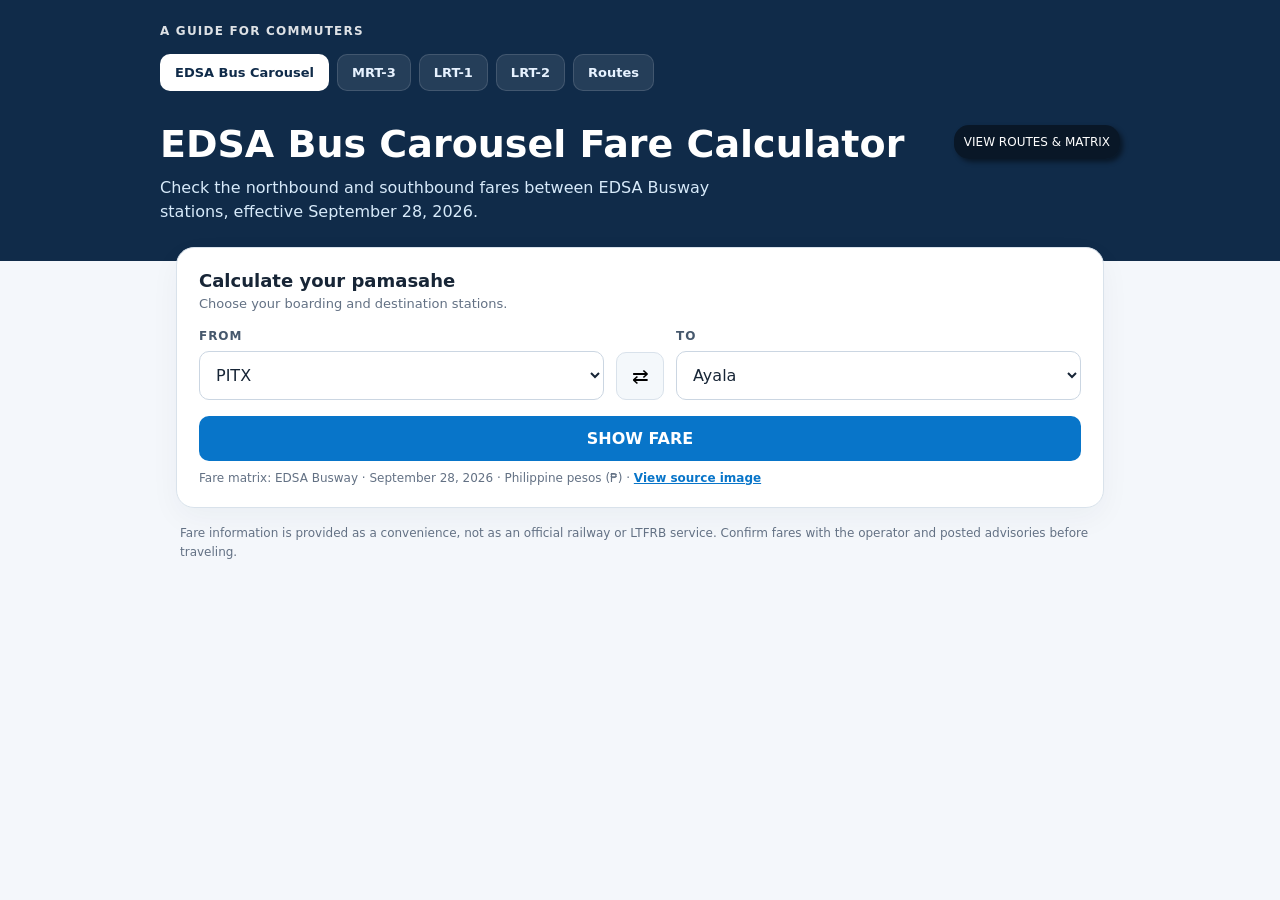
<file: index.html>
<!doctype html><html lang="en"><head><meta charset="utf-8"><meta name="viewport" content="width=device-width,initial-scale=1"><meta name="theme-color" content="#063b72"><title>EDSA Bus Carousel Fare Calculator | Commute Guide</title><link rel="stylesheet" href="styles.css"></head><body data-line="bus">
<header><div class="wrap"><div class="brand">A Guide for Commuters</div><nav class="site-nav" aria-label="Main navigation"><a href="./" class="active" aria-current="page">EDSA Bus Carousel</a><a href="mrt.html">MRT-3</a><a href="lrt1.html">LRT-1</a><a href="lrt2.html">LRT-2</a><a href="routes.html">Routes</a></nav>
<div class="hero"><div><h1>EDSA Bus Carousel Fare Calculator</h1><p>Check the northbound and southbound fares between EDSA Busway stations, effective September 28, 2026.</p></div><a href="routes.html#edsa" class="route-pill">VIEW ROUTES &amp; MATRIX</a></div>
</div></header>
<main><section class="panel"><h2>Calculate your pamasahe</h2><p class="sub">Choose your boarding and destination stations.</p>
<div class="fields"><div class="field"><label for="from">FROM</label><select id="from"></select></div>
<button type="button" class="swap" id="swap" aria-label="Swap stations" title="Swap stations">⇄</button>
<div class="field"><label for="to">TO</label><select id="to"></select></div></div>
<button type="button" class="primary" id="submit">SHOW FARE</button><div class="inline-error" id="error" role="alert"></div>
<div class="result" id="result" aria-live="polite"><div class="route" id="routeText"></div>
<div class="fares"><div class="fare "><div class="label">REGULAR FARE</div><div class="amount" id="amount0">₱0.00</div><div class="tiny">Standard passenger</div></div><div class="fare discount"><div class="label">DISCOUNTED FARE</div><div class="amount" id="amount1">₱0.00</div><div class="tiny">Student / Senior Citizen / PWD</div></div></div>
<p class="note">Source: original EDSA Bus Carousel fare table supplied by LTFRB on September 28, 2026</p></div><div class="status" id="status">Fare matrix: EDSA Busway · September 28, 2026 · Philippine pesos (₱) · <a class="source-link" href="routes.html#edsa">View source image</a></div>
</section><div class="footer">Fare information is provided as a convenience, not as an official railway or LTFRB service. Confirm fares with the operator and posted advisories before traveling.</div></main><script src="fare-data.js"></script><script src="app.js"></script></body></html>
</file>
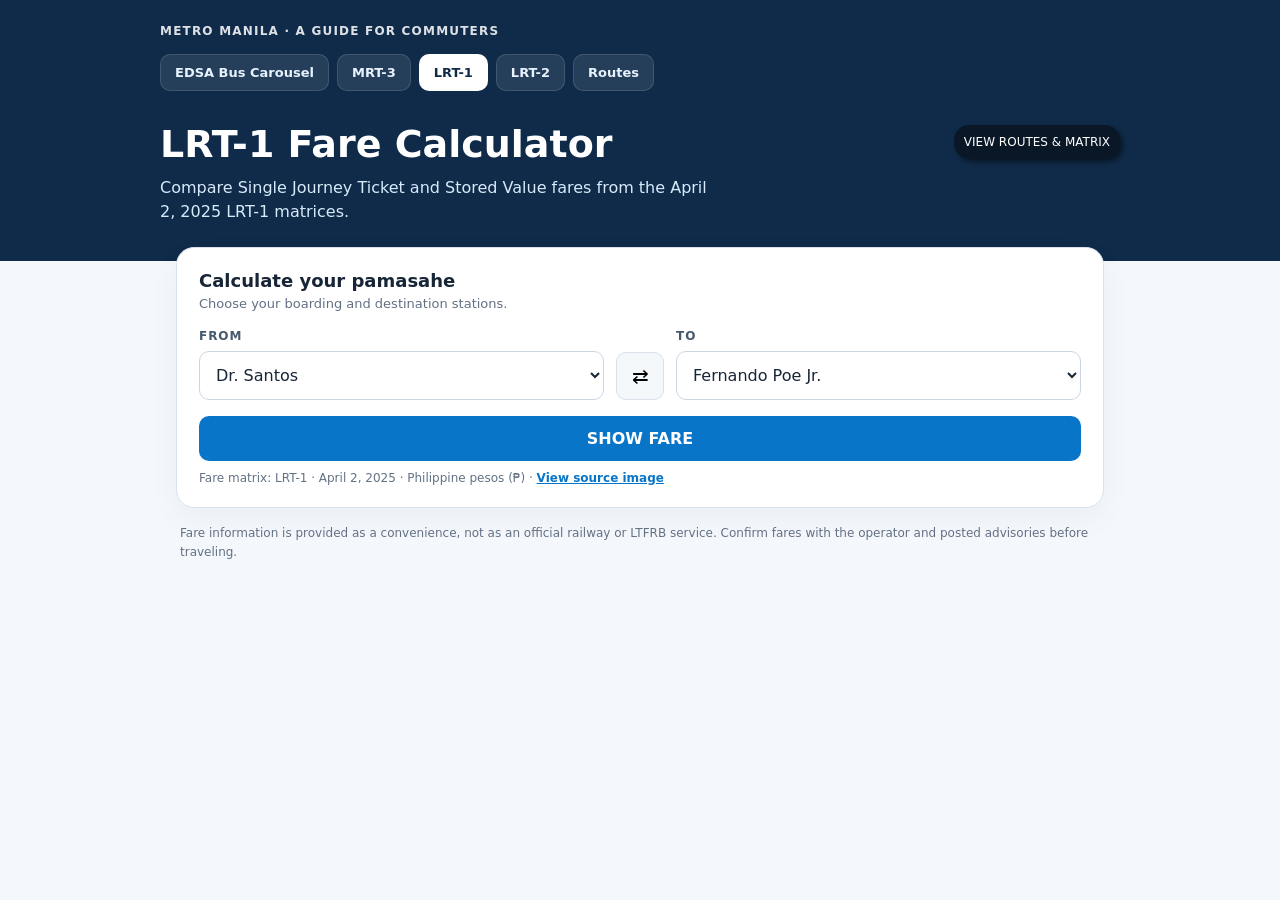
<file: lrt1.html>
<!doctype html><html lang="en"><head><meta charset="utf-8"><meta name="viewport" content="width=device-width,initial-scale=1"><meta name="theme-color" content="#063b72"><title>LRT-1 Fare Calculator | Metro Manila Commute Guide</title><link rel="stylesheet" href="styles.css"></head><body data-line="lrt1">
<header><div class="wrap"><div class="brand">Metro Manila · A Guide for Commuters</div><nav class="site-nav" aria-label="Main navigation"><a href="./">EDSA Bus Carousel</a><a href="mrt.html">MRT-3</a><a href="lrt1.html" class="active" aria-current="page">LRT-1</a><a href="lrt2.html">LRT-2</a><a href="routes.html">Routes</a></nav>
<div class="hero"><div><h1>LRT-1 Fare Calculator</h1><p>Compare Single Journey Ticket and Stored Value fares from the April 2, 2025 LRT-1 matrices.</p></div><a href="routes.html#lrt1-single" class="route-pill">VIEW ROUTES &amp; MATRIX</a></div>
</div></header>
<main><section class="panel"><h2>Calculate your pamasahe</h2><p class="sub">Choose your boarding and destination stations.</p>
<div class="fields"><div class="field"><label for="from">FROM</label><select id="from"></select></div>
<button type="button" class="swap" id="swap" aria-label="Swap stations" title="Swap stations">⇄</button>
<div class="field"><label for="to">TO</label><select id="to"></select></div></div>
<button type="button" class="primary" id="submit">SHOW FARE</button><div class="inline-error" id="error" role="alert"></div>
<div class="result" id="result" aria-live="polite"><div class="route" id="routeText"></div>
<div class="fares"><div class="fare "><div class="label">SINGLE JOURNEY TICKET</div><div class="amount" id="amount0">₱0.00</div><div class="tiny">Single Journey fare matrix</div></div><div class="fare "><div class="label">STORED VALUE</div><div class="amount" id="amount1">₱0.00</div><div class="tiny">Stored Value fare matrix</div></div></div>
<p class="note">Single Journey and Stored Value are two different ticket types. These amounts come from their respective uploaded matrices.</p></div><div class="status" id="status">Fare matrix: LRT-1 · April 2, 2025 · Philippine pesos (₱) · <a class="source-link" href="routes.html#lrt1-single">View source image</a></div>
</section><div class="footer">Fare information is provided as a convenience, not as an official railway or LTFRB service. Confirm fares with the operator and posted advisories before traveling.</div></main><script src="fare-data.js"></script><script src="app.js"></script></body></html>
</file>
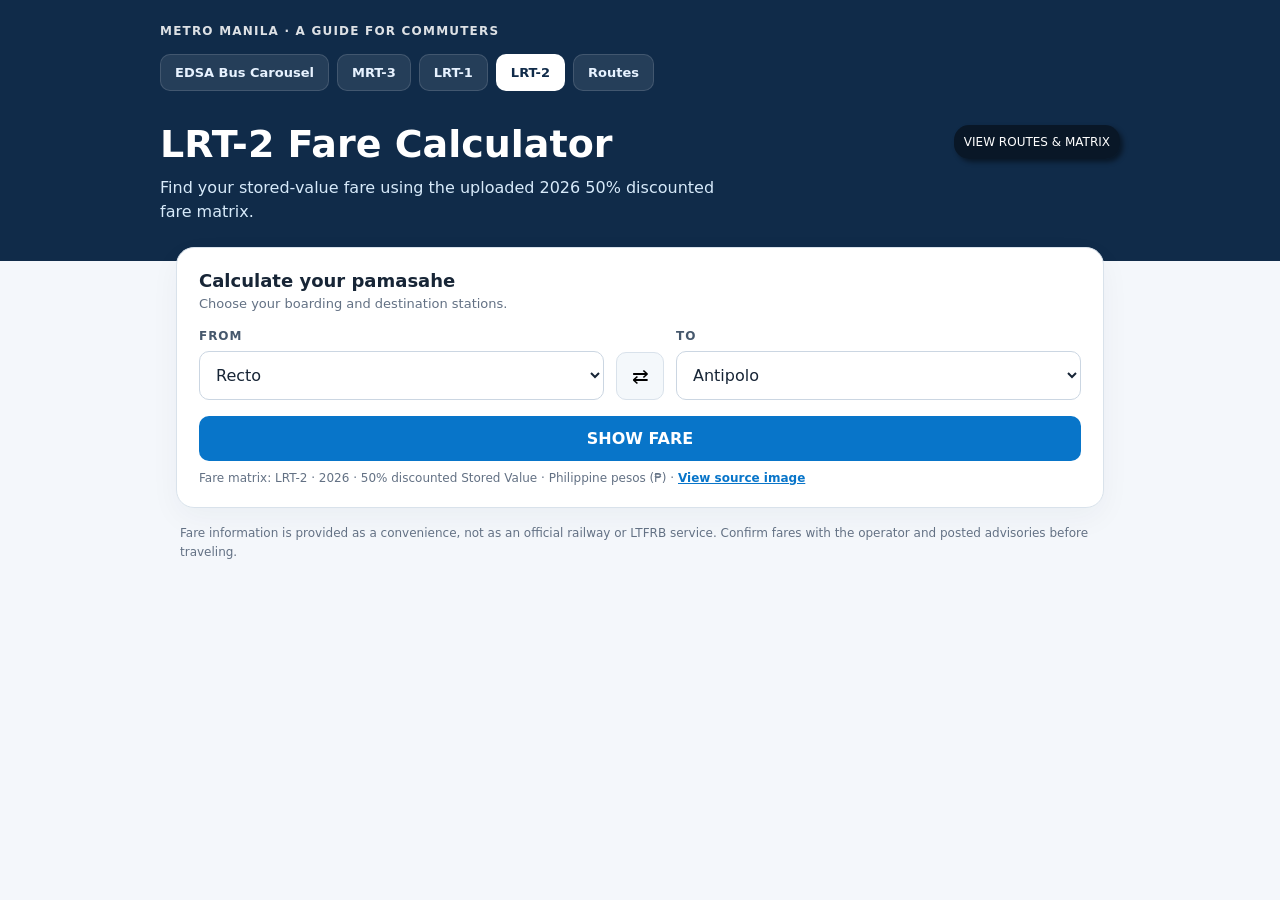
<file: lrt2.html>
<!doctype html><html lang="en"><head><meta charset="utf-8"><meta name="viewport" content="width=device-width,initial-scale=1"><meta name="theme-color" content="#063b72"><title>LRT-2 Fare Calculator | Metro Manila Commute Guide</title><link rel="stylesheet" href="styles.css"></head><body data-line="lrt2">
<header><div class="wrap"><div class="brand">Metro Manila · A Guide for Commuters</div><nav class="site-nav" aria-label="Main navigation"><a href="./">EDSA Bus Carousel</a><a href="mrt.html">MRT-3</a><a href="lrt1.html">LRT-1</a><a href="lrt2.html" class="active" aria-current="page">LRT-2</a><a href="routes.html">Routes</a></nav>
<div class="hero"><div><h1>LRT-2 Fare Calculator</h1><p>Find your stored-value fare using the uploaded 2026 50% discounted fare matrix.</p></div><a href="routes.html#lrt2" class="route-pill">VIEW ROUTES &amp; MATRIX</a></div>
</div></header>
<main><section class="panel"><h2>Calculate your pamasahe</h2><p class="sub">Choose your boarding and destination stations.</p>
<div class="fields"><div class="field"><label for="from">FROM</label><select id="from"></select></div>
<button type="button" class="swap" id="swap" aria-label="Swap stations" title="Swap stations">⇄</button>
<div class="field"><label for="to">TO</label><select id="to"></select></div></div>
<button type="button" class="primary" id="submit">SHOW FARE</button><div class="inline-error" id="error" role="alert"></div>
<div class="result" id="result" aria-live="polite"><div class="route" id="routeText"></div>
<div class="fares single"><div class="fare "><div class="label">50% DISCOUNTED STORED VALUE</div><div class="amount" id="amount0">₱0.00</div><div class="tiny">Already discounted · stored-value card</div></div></div>
<p class="note">The uploaded LRT-2 matrix is labeled 50% discounted Stored Value. The listed price is already discounted; no extra discount has been applied.</p></div><div class="status" id="status">Fare matrix: LRT-2 · 2026 · 50% discounted Stored Value · Philippine pesos (₱) · <a class="source-link" href="routes.html#lrt2">View source image</a></div>
</section><div class="footer">Fare information is provided as a convenience, not as an official railway or LTFRB service. Confirm fares with the operator and posted advisories before traveling.</div></main><script src="fare-data.js"></script><script src="app.js"></script></body></html>
</file>
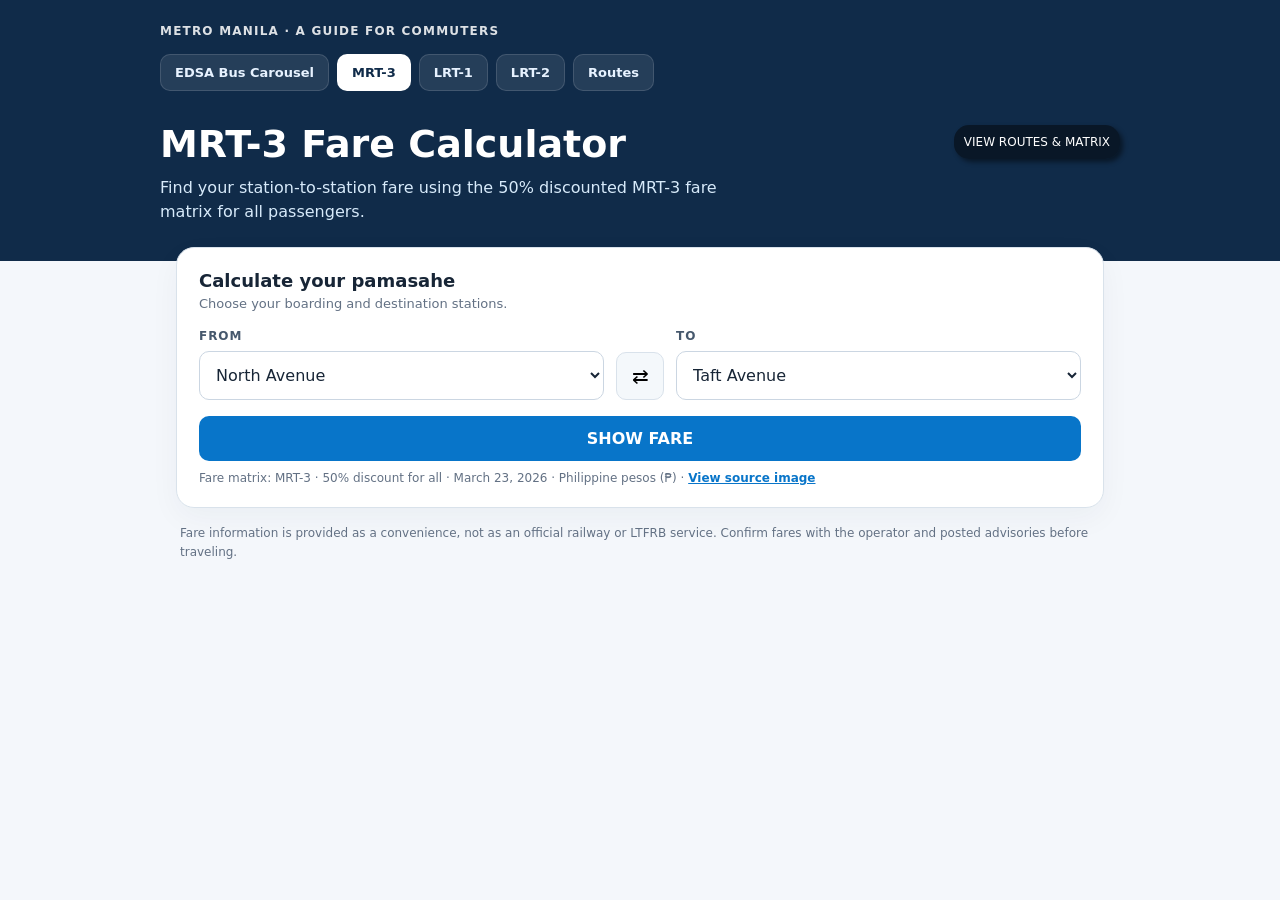
<file: mrt.html>
<!doctype html><html lang="en"><head><meta charset="utf-8"><meta name="viewport" content="width=device-width,initial-scale=1"><meta name="theme-color" content="#063b72"><title>MRT-3 Fare Calculator | Metro Manila Commute Guide</title><link rel="stylesheet" href="styles.css"></head><body data-line="mrt">
<header><div class="wrap"><div class="brand">Metro Manila · A Guide for Commuters</div><nav class="site-nav" aria-label="Main navigation"><a href="./">EDSA Bus Carousel</a><a href="mrt.html" class="active" aria-current="page">MRT-3</a><a href="lrt1.html">LRT-1</a><a href="lrt2.html">LRT-2</a><a href="routes.html">Routes</a></nav>
<div class="hero"><div><h1>MRT-3 Fare Calculator</h1><p>Find your station-to-station fare using the 50% discounted MRT-3 fare matrix for all passengers.</p></div><a href="routes.html#mrt" class="route-pill">VIEW ROUTES &amp; MATRIX</a></div>
</div></header>
<main><section class="panel"><h2>Calculate your pamasahe</h2><p class="sub">Choose your boarding and destination stations.</p>
<div class="fields"><div class="field"><label for="from">FROM</label><select id="from"></select></div>
<button type="button" class="swap" id="swap" aria-label="Swap stations" title="Swap stations">⇄</button>
<div class="field"><label for="to">TO</label><select id="to"></select></div></div>
<button type="button" class="primary" id="submit">SHOW FARE</button><div class="inline-error" id="error" role="alert"></div>
<div class="result" id="result" aria-live="polite"><div class="route" id="routeText"></div>
<div class="fares single"><div class="fare "><div class="label">50% DISCOUNTED FARE</div><div class="amount" id="amount0">₱0.00</div><div class="tiny">All passengers · already discounted</div></div></div>
<p class="note">The uploaded MRT-3 matrix already includes the 50% discount for all passengers. No further discount has been applied.</p></div><div class="status" id="status">Fare matrix: MRT-3 · 50% discount for all · March 23, 2026 · Philippine pesos (₱) · <a class="source-link" href="routes.html#mrt">View source image</a></div>
</section><div class="footer">Fare information is provided as a convenience, not as an official railway or LTFRB service. Confirm fares with the operator and posted advisories before traveling.</div></main><script src="fare-data.js"></script><script src="app.js"></script></body></html>
</file>
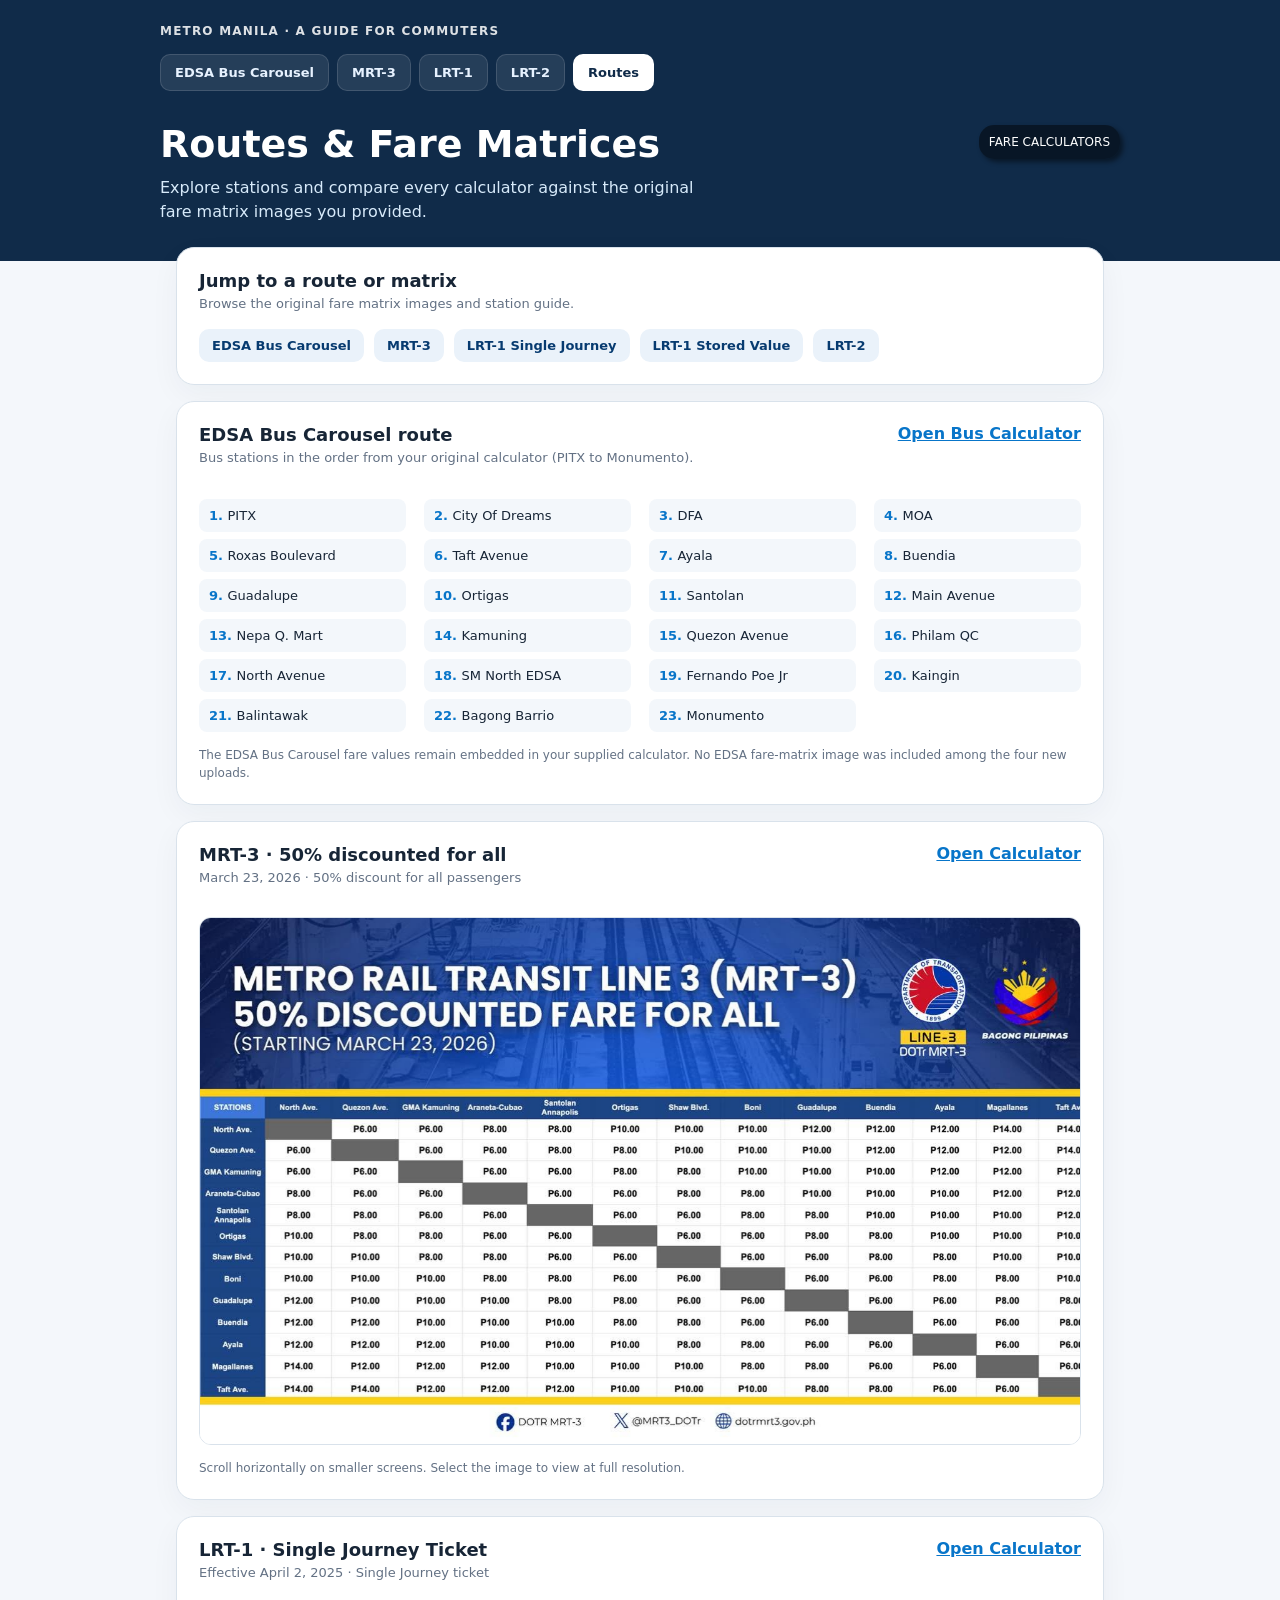
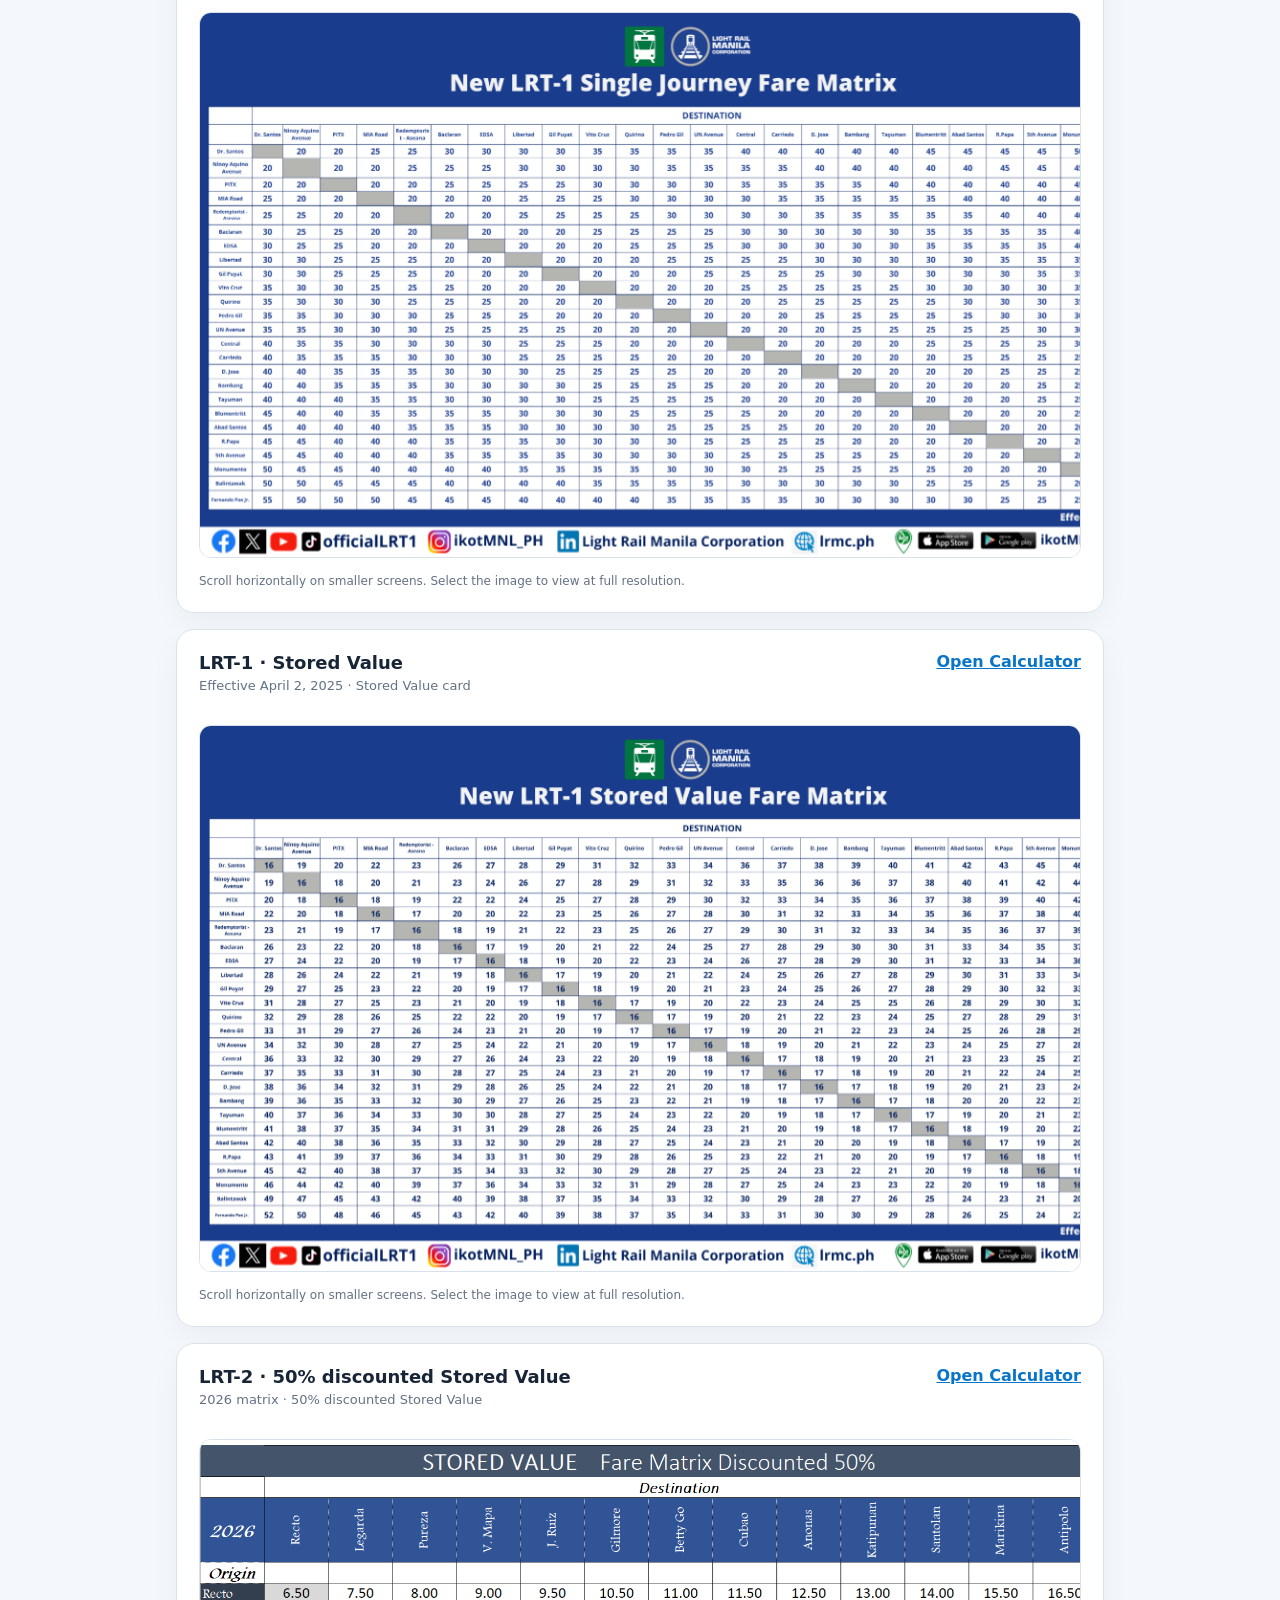
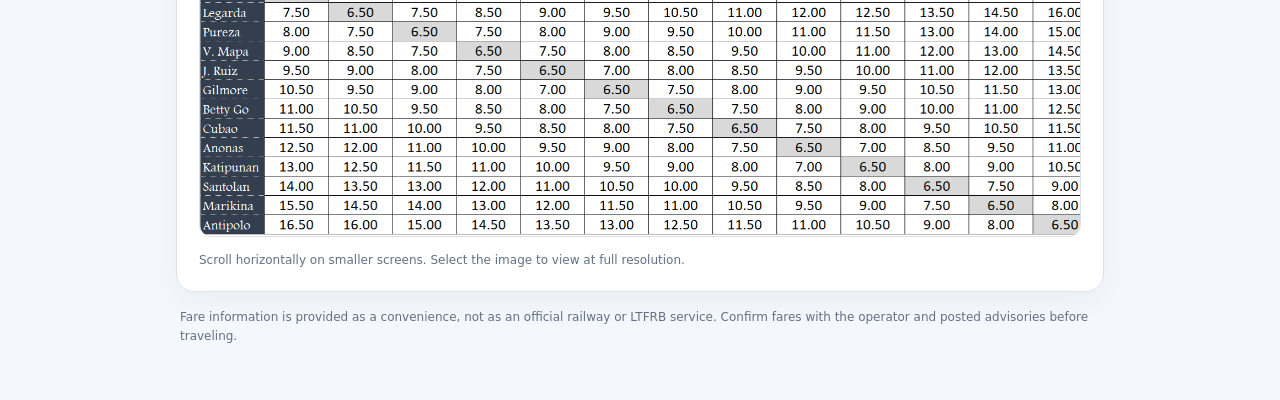
<file: routes.html>
<!doctype html><html lang="en"><head><meta charset="utf-8"><meta name="viewport" content="width=device-width,initial-scale=1"><meta name="theme-color" content="#063b72"><title>Routes &amp; Fare Matrices | Metro Manila Commute Guide</title><link rel="stylesheet" href="styles.css"></head><body><header><div class="wrap"><div class="brand">Metro Manila · A Guide for Commuters</div><nav class="site-nav" aria-label="Main navigation"><a href="./">EDSA Bus Carousel</a><a href="mrt.html">MRT-3</a><a href="lrt1.html">LRT-1</a><a href="lrt2.html">LRT-2</a><a href="routes.html" class="active" aria-current="page">Routes</a></nav>
<div class="hero"><div><h1>Routes &amp; Fare Matrices</h1><p>Explore stations and compare every calculator against the original fare matrix images you provided.</p></div>
<a href="index.html" class="route-pill">FARE CALCULATORS</a></div></div></header><main>
<section class="panel"><h2>Jump to a route or matrix</h2><p class="sub">Browse the original fare matrix images and station guide.</p>
<div class="quick-links"><a href="#edsa">EDSA Bus Carousel</a><a href="#mrt">MRT-3</a><a href="#lrt1-single">LRT-1 Single Journey</a><a href="#lrt1-stored">LRT-1 Stored Value</a><a href="#lrt2">LRT-2</a></div></section>
<section class="panel matrix-section" id="edsa"><div class="matrix-head"><div><h2>EDSA Bus Carousel route</h2><p class="sub">Bus stations in the order from your original calculator (PITX to Monumento).</p></div><a href="index.html" class="source-link">Open Bus Calculator</a></div>
<ol class="station-list"><li>PITX</li><li>City Of Dreams</li><li>DFA</li><li>MOA</li><li>Roxas Boulevard</li><li>Taft Avenue</li><li>Ayala</li><li>Buendia</li><li>Guadalupe</li><li>Ortigas</li><li>Santolan</li><li>Main Avenue</li><li>Nepa Q. Mart</li><li>Kamuning</li><li>Quezon Avenue</li><li>Philam QC</li><li>North Avenue</li><li>SM North EDSA</li><li>Fernando Poe Jr</li><li>Kaingin</li><li>Balintawak</li><li>Bagong Barrio</li><li>Monumento</li></ol>
<p class="note">The EDSA Bus Carousel fare values remain embedded in your supplied calculator. No EDSA fare-matrix image was included among the four new uploads.</p></section><section class="panel matrix-section" id="mrt"><div class="matrix-head"><div><h2>MRT-3 · 50% discounted for all</h2><p class="sub">March 23, 2026 · 50% discount for all passengers</p></div><a href="mrt.html" class="source-link">Open Calculator</a></div>
<div class="matrix-frame"><a href="mrt-fare.jpg" target="_blank" rel="noopener" aria-label="Open full resolution MRT-3 · 50% discounted for all matrix"><img src="mrt-fare.jpg" alt="Uploaded fare matrix: MRT-3 · 50% discounted for all" loading="lazy" class="compact"></a></div>
<p class="note">Scroll horizontally on smaller screens. Select the image to view at full resolution.</p></section><section class="panel matrix-section" id="lrt1-single"><div class="matrix-head"><div><h2>LRT-1 · Single Journey Ticket</h2><p class="sub">Effective April 2, 2025 · Single Journey ticket</p></div><a href="lrt1.html" class="source-link">Open Calculator</a></div>
<div class="matrix-frame"><a href="lrt 1 single journey.png" target="_blank" rel="noopener" aria-label="Open full resolution LRT-1 · Single Journey Ticket matrix"><img src="lrt 1 single journey.png" alt="Uploaded fare matrix: LRT-1 · Single Journey Ticket" loading="lazy" class=""></a></div>
<p class="note">Scroll horizontally on smaller screens. Select the image to view at full resolution.</p></section><section class="panel matrix-section" id="lrt1-stored"><div class="matrix-head"><div><h2>LRT-1 · Stored Value</h2><p class="sub">Effective April 2, 2025 · Stored Value card</p></div><a href="lrt1.html" class="source-link">Open Calculator</a></div>
<div class="matrix-frame"><a href="lrt 1 stored value.png" target="_blank" rel="noopener" aria-label="Open full resolution LRT-1 · Stored Value matrix"><img src="lrt 1 stored value.png" alt="Uploaded fare matrix: LRT-1 · Stored Value" loading="lazy" class=""></a></div>
<p class="note">Scroll horizontally on smaller screens. Select the image to view at full resolution.</p></section><section class="panel matrix-section" id="lrt2"><div class="matrix-head"><div><h2>LRT-2 · 50% discounted Stored Value</h2><p class="sub">2026 matrix · 50% discounted Stored Value</p></div><a href="lrt2.html" class="source-link">Open Calculator</a></div>
<div class="matrix-frame"><a href="lrt 2 stored value.png" target="_blank" rel="noopener" aria-label="Open full resolution LRT-2 · 50% discounted Stored Value matrix"><img src="lrt 2 stored value.png" alt="Uploaded fare matrix: LRT-2 · 50% discounted Stored Value" loading="lazy" class="compact"></a></div>
<p class="note">Scroll horizontally on smaller screens. Select the image to view at full resolution.</p></section><div class="footer">Fare information is provided as a convenience, not as an official railway or LTFRB service. Confirm fares with the operator and posted advisories before traveling.</div></main></body></html>
</file>
<file: styles.css>
:root {
                --navy: #073b70;
                --blue: #0875c9;
                --pale: #e8f5fa;
                --ink: #172536;
                --muted: #637184;
                --line: #d9e2eb;
                --bg: #f4f7fb;
                --white: #fff;
                --green: #087443
            }

            * {
                box-sizing: border-box
            }

            body {
                margin: 0;
                background: var(--bg);
                font-family: system-ui,-apple-system,Segoe UI,Roboto,Arial,sans-serif;
                color: var(--ink)
            }

            body::before {
                    content: '';
                    background-image: url('https://static.vecteezy.com/system/resources/previews/036/432/487/original/traveling-by-bus-tourist-buses-drive-along-road-towards-trip-adventure-travel-agency-commercial-advertising-summer-vacation-tourism-background-illustration-vector.jpg');
                    background-position: center;
                    background-repeat: no-repeat;
                    background-size: cover;
                    opacity: .5;
                    position: fixed;
                    inset: 0;
                    z-index: -1;
                    pointer-events: none;
            }
                
            header {
                /* background: linear-gradient(120deg,#052e59,#0879bd); */
                background: #102b49;
                color: white;
                padding: 24px 18px 30px
            }

            header .wrap,main,.foot {
                max-width: 960px;
                margin: auto
            }

            .brand {
                font-size: 12px;
                letter-spacing: .1em;
                text-transform: uppercase;
                opacity: .86;
                font-weight: 700
            }

            .hero {
                display: flex;
                align-items: flex-start;
                justify-content: space-between;
                gap: 18px
            }

            .hero h1 {
                font-size: clamp(26px,5vw,38px);
                line-height: 1.12;
                margin: 10px 0
            }

            .hero p {
                margin: 0;
                color: #d7eafa;
                max-width: 560px;
                line-height: 1.5
            }

            .route-pill {
                /* border: 1px solid #ffffff66; */
                border-radius: 999px;
                padding: 8px 12px;
                font-size: 12px;
                white-space: nowrap;
                margin-top: 10px
            }

            a.route-pill {
                color: #ffffff;
                text-decoration: none;
                background: #00000078;
                padding: 10px;
                border-radius: 15px;
                box-shadow: 3px 3px 5px #00000078;
            }

            main {
                padding: 0 16px 30px;
                margin-top: -14px
            }

            .panel {
                background: white;
                border: 1px solid var(--line);
                border-radius: 18px;
                padding: 22px;
                box-shadow: 0 10px 30px #16334e0b;
                margin-bottom: 16px
            }

            .panel h2 {
                font-size: 18px;
                margin: 0 0 5px
            }

            .sub {
                font-size: 13px;
                color: var(--muted);
                margin: 0 0 18px
            }

            .fields {
                display: grid;
                grid-template-columns: 1fr 48px 1fr;
                gap: 12px;
                align-items: end
            }

            .field label {
                display: block;
                font-size: 12px;
                letter-spacing: .08em;
                font-weight: 800;
                color: #46586d;
                margin-bottom: 8px
            }

            .field select,.field input {
                width: 100%;
                border: 1px solid #cbd6e2;
                border-radius: 10px;
                background: white;
                padding: 13px 12px;
                font: inherit;
                color: var(--ink);
                min-height: 48px
            }

            .swap {
                height: 48px;
                border: 1px solid var(--line);
                background: #f4f8fb;
                border-radius: 10px;
                font-size: 20px;
                cursor: pointer
            }

            .primary,.secondary {
                border: 0;
                border-radius: 10px;
                padding: 13px 18px;
                font: inherit;
                font-weight: 800;
                cursor: pointer
            }

            .primary {
                background: var(--blue);
                color: white;
                width: 100%;
                margin-top: 16px
            }

            .primary:hover {
                background: #0564ad
            }

            .secondary {
                background: #eaf2fa;
                color: var(--navy)
            }

            .result {
                display: none;
                margin-top: 18px;
                border: 1px solid #c9e7d8;
                background: #f5fcf8;
                border-radius: 14px;
                padding: 18px
            }

            .result.show {
                display: block
            }

            .route {
                font-size: 14px;
                color: var(--muted);
                margin-bottom: 12px
            }

            .fares {
                display: grid;
                grid-template-columns: 1fr 1fr;
                gap: 12px
            }

            .fare {
                background: white;
                border: 1px solid #dbe8e0;
                border-radius: 12px;
                padding: 16px
            }

            .fare .label {
                font-size: 12px;
                color: var(--muted);
                font-weight: 700
            }

            .fare .amount {
                font-size: clamp(28px,6vw,36px);
                font-weight: 850;
                letter-spacing: -.04em;
                margin: 5px 0;
                color: #123e2d
            }

            .fare.discount .amount {
                color: var(--green)
            }

            .note {
                font-size: 12px;
                color: var(--muted);
                line-height: 1.5;
                margin: 14px 0 0
            }

            .status {
                font-size: 12px;
                color: var(--muted);
                margin-top: 10px
            }

            .tiny {
                font-size: 12px;
                color: var(--muted);
                line-height: 1.5
            }

            .footer {
                font-size: 12px;
                color: var(--muted);
                line-height: 1.6;
                padding: 0 4px 24px
            }

            .footer a {
                color: var(--blue)
            }

            .toast {
                display: none;
                padding: 10px 12px;
                border-radius: 8px;
                background: #edf8f1;
                color: #17603c;
                font-size: 13px;
                margin-top: 10px
            }

            .toast.show {
                display: block
            }

            .hidden {
                display: none!important
            }

            @media(max-width: 600px) {
                header {
                    padding:20px 16px 28px
                }

                .hero {
                    display: block
                }

                .route-pill {
                    display: inline-block
                }

                .panel {
                    padding: 17px;
                    border-radius: 14px
                }

                .fields {
                    grid-template-columns: 1fr 42px 1fr;
                    gap: 7px
                }

                .field select {
                    padding: 11px 8px;
                    font-size: 14px
                }

                .fares {
                    grid-template-columns: 1fr 1fr;
                    gap: 8px
                }

                .fare {
                    padding: 12px 10px
                }

                .swap {
                    font-size: 16px
                }
            }
        

/* Shared navigation, matrix viewer, and responsive additions */
.site-nav { display:flex; flex-wrap:wrap; gap:8px; margin:16px 0 24px; }
.site-nav a { display:inline-flex; align-items:center; padding:10px 14px; border-radius:10px; color:#e7f2ff; text-decoration:none; font-size:13px; font-weight:750; background:#ffffff17; border:1px solid #ffffff22; }
.site-nav a:hover { background:#ffffff2c; }
.site-nav a.active { background:#fff; color:#102b49; }
header { padding-bottom:34px; }
header .hero { padding-bottom:3px; }
header .hero h1 { margin-top:8px; }
.route-pill { display:inline-block; }
.result .fares.single { grid-template-columns:1fr; }
.result .fares.single .fare { width:100%; }
.inline-error { display:none; padding:11px 13px; margin-top:12px; border-radius:10px; background:#fff3ef; color:#873d2f; font-size:13px; }
.inline-error.show { display:block; }
.source-link { color:var(--blue); font-weight:650; }
.quick-links { display:flex; flex-wrap:wrap; gap:10px; }
.quick-links a { display:inline-block; padding:9px 13px; border-radius:10px; color:var(--navy); background:#eaf2fa; text-decoration:none; font-size:13px; font-weight:700; }
.matrix-section { scroll-margin-top:12px; }
.matrix-head { display:flex; align-items:flex-start; justify-content:space-between; gap:18px; flex-wrap:wrap; }
.matrix-frame { background:#f8fafc; border:1px solid var(--line); border-radius:12px; overflow-x:auto; margin-top:14px; }
.matrix-frame img { width:100%; min-width:980px; height:auto; display:block; }
.matrix-frame img.compact { min-width:900px; }
.section-title { display:flex; gap:8px; align-items:center; }
.station-list { display:grid; grid-template-columns:repeat(auto-fit,minmax(175px,1fr)); gap:7px 18px; margin:16px 0 4px; padding:0; list-style:none; counter-reset:stop; }
.station-list li { counter-increment:stop; font-size:13px; padding:9px 10px; border-radius:8px; background:#f3f7fb; }
.station-list li:before { content:counter(stop) '. '; color:var(--blue); font-weight:800; }
.panel h3 { font-size:16px; margin:6px 0; }
.footer { max-width:960px; margin:auto; }
@media (max-width:600px) {
 .site-nav { gap:6px; margin:12px 0 18px; }
 .site-nav a { font-size:12px; padding:8px 10px; }
 .matrix-frame img { min-width:980px; }
 header .hero { display:block; }
 .quick-links a { flex:1; text-align:center; }
}
</file>
